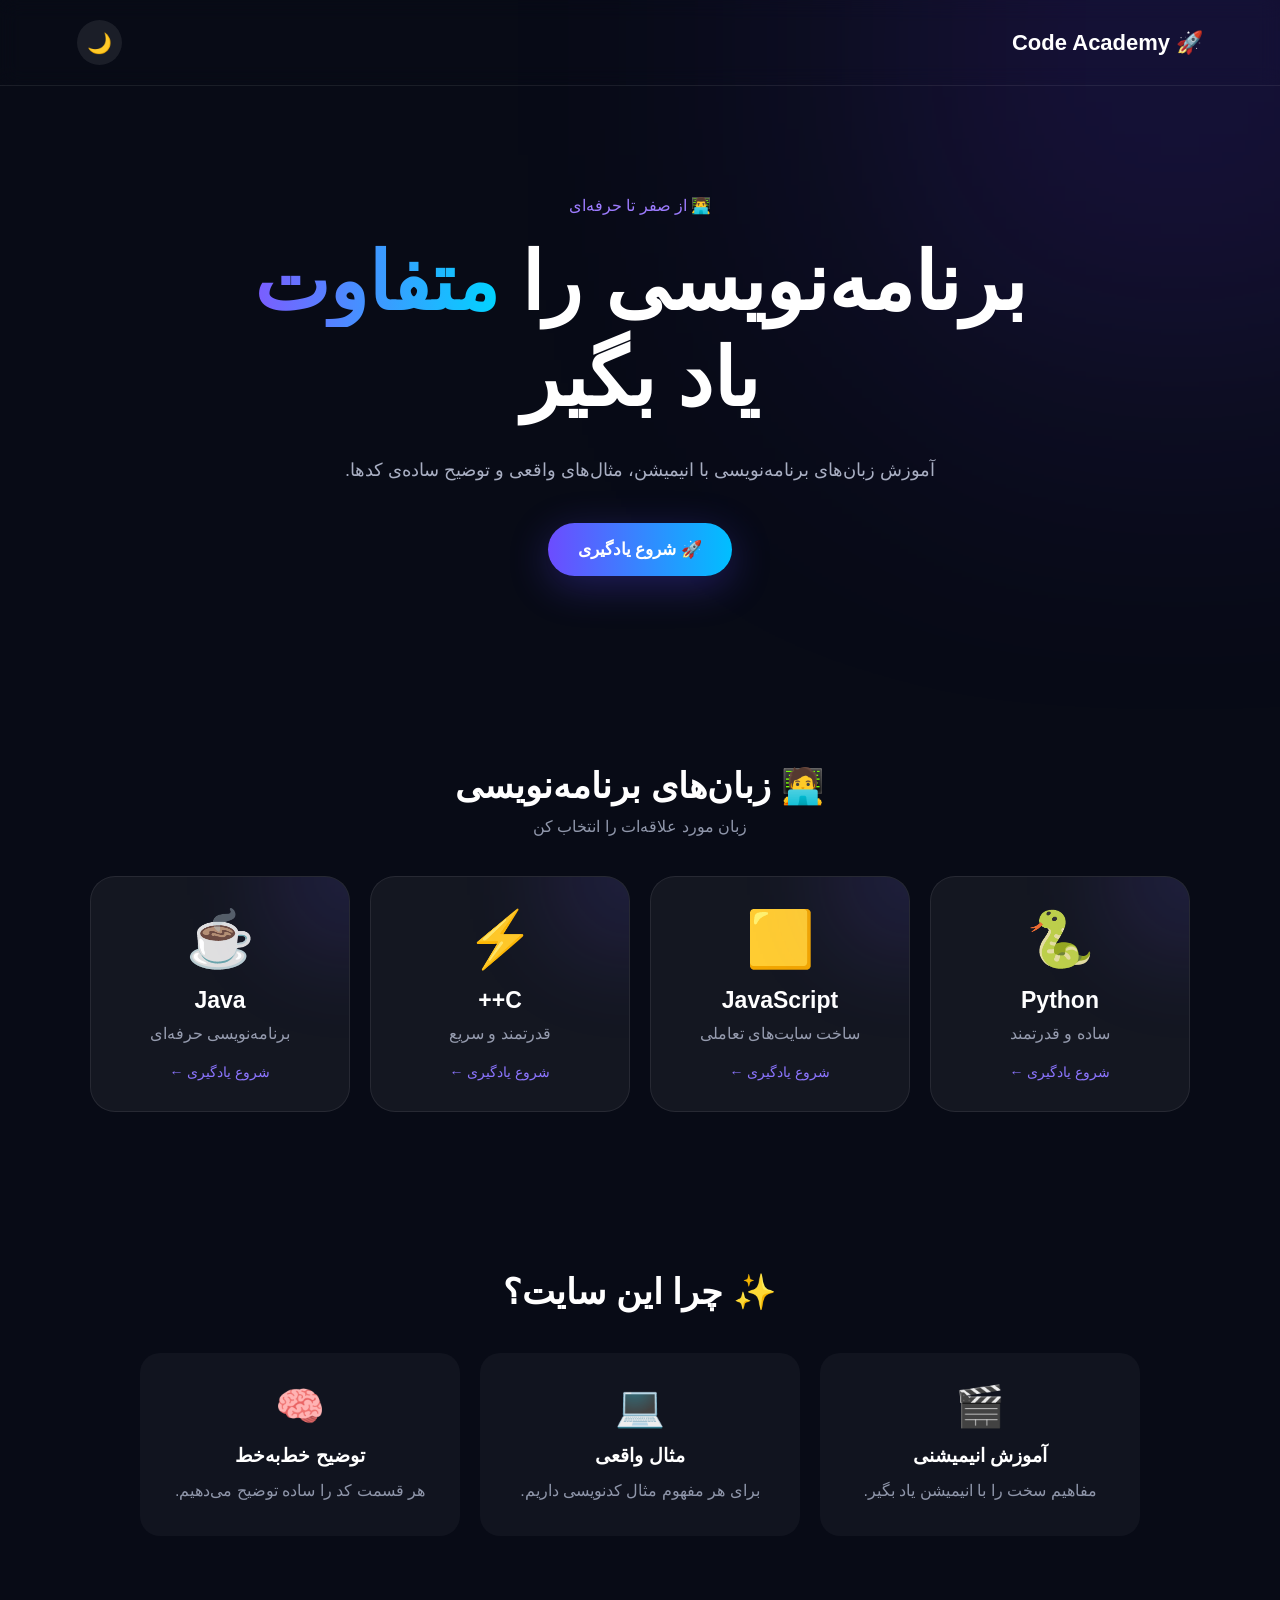
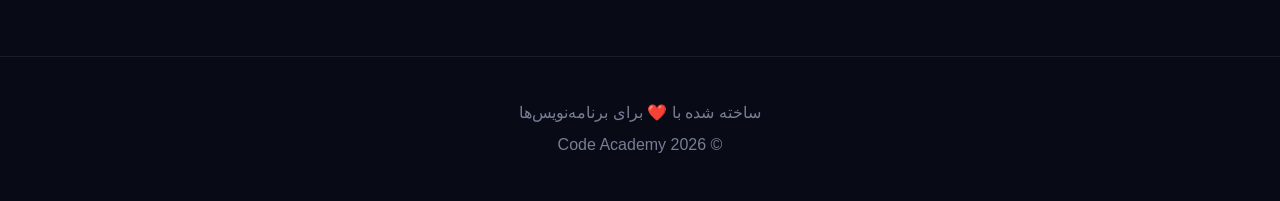
<file: index.html>
<!DOCTYPE html>
<html lang="fa" dir="rtl">

<head>
    <meta charset="UTF-8">
    <meta name="viewport" content="width=device-width, initial-scale=1.0">

    <title>Code Academy | آموزش برنامه نویسی</title>

    <link rel="stylesheet" href="style.css">
</head>

<body>

    <!-- پس زمینه متحرک -->
    <div class="background"></div>

    <!-- منوی سایت -->
    <header>

        <div class="logo">
            🚀 Code Academy
        </div>

        <button id="themeBtn">
            🌙
        </button>

    </header>


    <!-- بخش اصلی -->
    <main>

        <section class="hero">

            <div class="hero-text">

                <p class="small-title">
                    👨‍💻 از صفر تا حرفه‌ای
                </p>

                <h1>
                    برنامه‌نویسی را
                    <span>متفاوت</span>
                    یاد بگیر
                </h1>

                <p class="description">
                    آموزش زبان‌های برنامه‌نویسی با انیمیشن،
                    مثال‌های واقعی و توضیح ساده‌ی کدها.
                </p>

                <button class="start-btn" onclick="startLearning()">
                    🚀 شروع یادگیری
                </button>

            </div>

        </section>


        <!-- زبان ها -->

        <section class="languages">

            <h2>
                🧑‍💻 زبان‌های برنامه‌نویسی
            </h2>

            <p class="section-description">
                زبان مورد علاقه‌ات را انتخاب کن
            </p>


            <div class="language-container">


                <div class="language-card python"
                     onclick="openLanguage('Python')">

                    <div class="language-icon">
                        🐍
                    </div>

                    <h3>Python</h3>

                    <p>
                        ساده و قدرتمند
                    </p>

                    <span>
                        شروع یادگیری ←
                    </span>

                </div>


                <div class="language-card javascript"
                     onclick="openLanguage('JavaScript')">

                    <div class="language-icon">
                        🟨
                    </div>

                    <h3>JavaScript</h3>

                    <p>
                        ساخت سایت‌های تعاملی
                    </p>

                    <span>
                        شروع یادگیری ←
                    </span>

                </div>


                <div class="language-card cpp"
                     onclick="openLanguage('C++')">

                    <div class="language-icon">
                        ⚡
                    </div>

                    <h3>C++</h3>

                    <p>
                        قدرتمند و سریع
                    </p>

                    <span>
                        شروع یادگیری ←
                    </span>

                </div>


                <div class="language-card java"
                     onclick="openLanguage('Java')">

                    <div class="language-icon">
                        ☕
                    </div>

                    <h3>Java</h3>

                    <p>
                        برنامه‌نویسی حرفه‌ای
                    </p>

                    <span>
                        شروع یادگیری ←
                    </span>

                </div>


            </div>

        </section>


        <!-- امکانات -->

        <section class="features">

            <h2>
                ✨ چرا این سایت؟
            </h2>


            <div class="feature-container">

                <div class="feature">
                    <div>🎬</div>
                    <h3>آموزش انیمیشنی</h3>
                    <p>
                        مفاهیم سخت را با انیمیشن یاد بگیر.
                    </p>
                </div>


                <div class="feature">
                    <div>💻</div>
                    <h3>مثال واقعی</h3>
                    <p>
                        برای هر مفهوم مثال کدنویسی داریم.
                    </p>
                </div>


                <div class="feature">
                    <div>🧠</div>
                    <h3>توضیح خط‌به‌خط</h3>
                    <p>
                        هر قسمت کد را ساده توضیح می‌دهیم.
                    </p>
                </div>

            </div>

        </section>

    </main>


    <footer>

        <p>
            ساخته شده با ❤️ برای برنامه‌نویس‌ها
        </p>

        <p>
            © 2026 Code Academy
        </p>

    </footer>


    <script src="script.js"></script>

</body>

</html>
</file>
<file: style.css>
* {
    margin: 0;
    padding: 0;
    box-sizing: border-box;
}


body {
    font-family: Tahoma, Arial, sans-serif;

    background: #080b16;

    color: white;

    min-height: 100vh;

    overflow-x: hidden;
}


/* پس زمینه */

.background {
    position: fixed;

    width: 500px;
    height: 500px;

    background: #6c3cff;

    filter: blur(180px);

    opacity: 0.25;

    top: -200px;
    right: -150px;

    z-index: -1;

    animation: moveBackground 8s infinite alternate;
}


@keyframes moveBackground {

    from {
        transform: translate(0, 0);
    }

    to {
        transform: translate(-150px, 150px);
    }

}


/* Header */

header {

    width: 100%;

    padding: 20px 6%;

    display: flex;

    justify-content: space-between;

    align-items: center;

    border-bottom: 1px solid rgba(255,255,255,0.08);

    backdrop-filter: blur(10px);
}


.logo {

    font-size: 22px;

    font-weight: bold;

    color: #ffffff;
}


#themeBtn {

    width: 45px;
    height: 45px;

    border: none;

    border-radius: 50%;

    background: rgba(255,255,255,0.08);

    color: white;

    font-size: 20px;

    cursor: pointer;

    transition: 0.3s;
}


#themeBtn:hover {

    transform: rotate(20deg) scale(1.1);

}


/* Hero */

.hero {

    min-height: 600px;

    display: flex;

    align-items: center;

    justify-content: center;

    text-align: center;

    padding: 60px 20px;

}


.hero-text {

    max-width: 800px;

    animation: heroAnimation 1s ease;
}


@keyframes heroAnimation {

    from {
        opacity: 0;
        transform: translateY(50px);
    }

    to {
        opacity: 1;
        transform: translateY(0);
    }

}


.small-title {

    color: #9d7cff;

    font-size: 16px;

    margin-bottom: 20px;
}


h1 {

    font-size: clamp(40px, 8vw, 80px);

    line-height: 1.2;

    margin-bottom: 25px;
}


h1 span {

    background: linear-gradient(
        90deg,
        #7c5cff,
        #00d4ff
    );

    -webkit-background-clip: text;

    color: transparent;
}


.description {

    color: #a9afc3;

    font-size: 18px;

    line-height: 2;

    margin-bottom: 35px;
}


.start-btn {

    border: none;

    padding: 16px 30px;

    border-radius: 50px;

    background: linear-gradient(
        90deg,
        #6c4cff,
        #00bfff
    );

    color: white;

    font-size: 17px;

    font-weight: bold;

    cursor: pointer;

    box-shadow: 0 10px 40px rgba(90,70,255,0.3);

    transition: 0.3s;
}


.start-btn:hover {

    transform: translateY(-5px) scale(1.03);

}


/* بخش ها */

.languages,
.features {

    padding: 80px 6%;

    text-align: center;
}


.languages h2,
.features h2 {

    font-size: 35px;

    margin-bottom: 10px;
}


.section-description {

    color: #8f96aa;

    margin-bottom: 40px;
}


/* کارت زبان ها */

.language-container {

    display: grid;

    grid-template-columns:
        repeat(auto-fit, minmax(220px, 1fr));

    gap: 20px;

    max-width: 1100px;

    margin: auto;
}


.language-card {

    position: relative;

    padding: 30px 20px;

    border-radius: 25px;

    background: rgba(255,255,255,0.05);

    border: 1px solid rgba(255,255,255,0.08);

    cursor: pointer;

    transition: 0.4s;

    overflow: hidden;
}


.language-card::before {

    content: "";

    position: absolute;

    width: 100px;
    height: 100px;

    background: #725cff;

    filter: blur(60px);

    opacity: 0.3;

    top: -50px;
    right: -50px;
}


.language-card:hover {

    transform: translateY(-10px);

    background: rgba(255,255,255,0.09);

    border-color: rgba(255,255,255,0.2);
}


.language-icon {

    font-size: 55px;

    margin-bottom: 15px;

    animation: floating 3s ease-in-out infinite;
}


@keyframes floating {

    0%,100% {
        transform: translateY(0);
    }

    50% {
        transform: translateY(-8px);
    }

}


.language-card h3 {

    font-size: 23px;

    margin-bottom: 10px;
}


.language-card p {

    color: #969caf;

    margin-bottom: 20px;
}


.language-card span {

    color: #8c75ff;

    font-size: 14px;
}


/* امکانات */

.feature-container {

    display: grid;

    grid-template-columns:
        repeat(auto-fit, minmax(220px, 1fr));

    gap: 20px;

    max-width: 1000px;

    margin: 40px auto;
}


.feature {

    padding: 30px;

    border-radius: 20px;

    background: rgba(255,255,255,0.04);

    transition: 0.3s;
}


.feature:hover {

    transform: translateY(-7px);
}


.feature > div {

    font-size: 40px;

    margin-bottom: 15px;
}


.feature h3 {

    margin-bottom: 10px;
}


.feature p {

    color: #8f96aa;

    line-height: 1.8;
}


/* Footer */

footer {

    text-align: center;

    padding: 40px 20px;

    color: #777e94;

    border-top: 1px solid rgba(255,255,255,0.08);

    line-height: 2;
}


/* موبایل */

@media (max-width: 600px) {

    header {
        padding: 15px 20px;
    }

    .logo {
        font-size: 18px;
    }

    .hero {
        min-height: 500px;
    }

    .description {
        font-size: 15px;
    }

    .languages,
    .features {
        padding: 60px 20px;
    }

}
</file>
